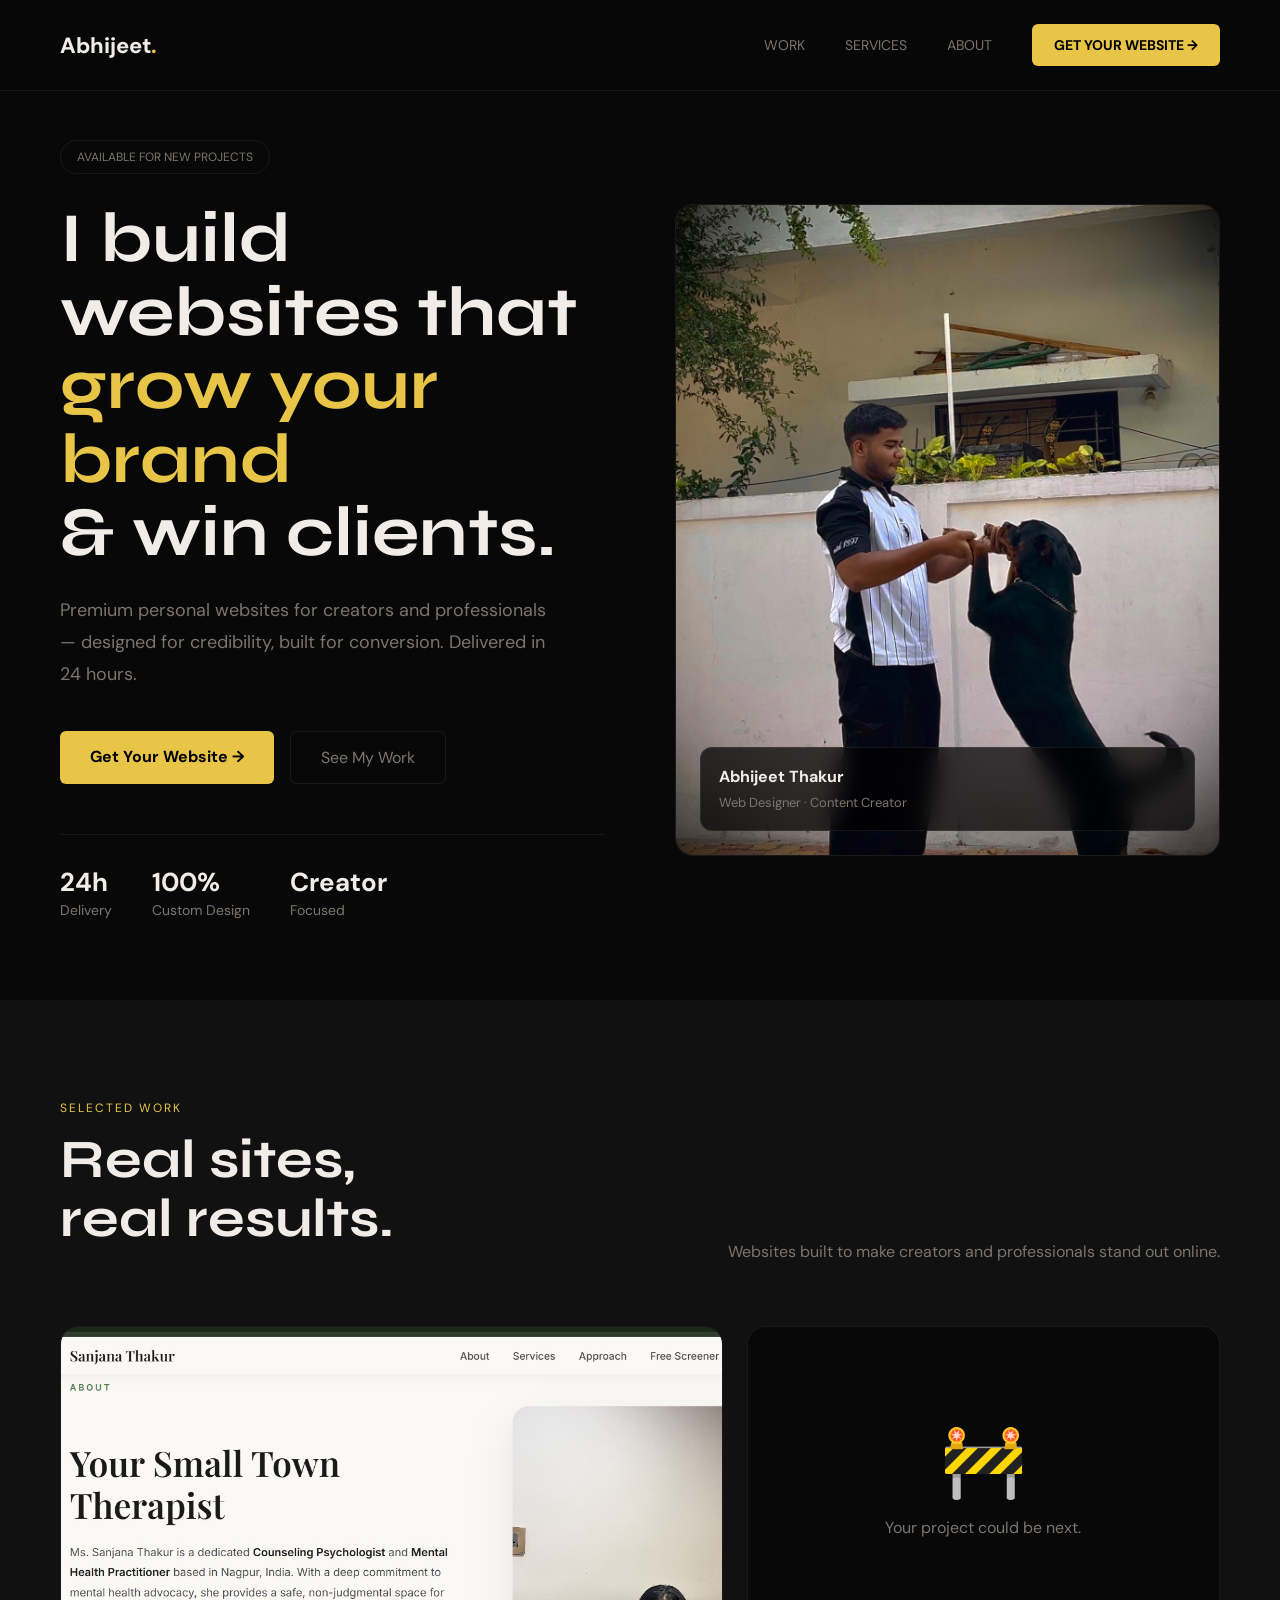
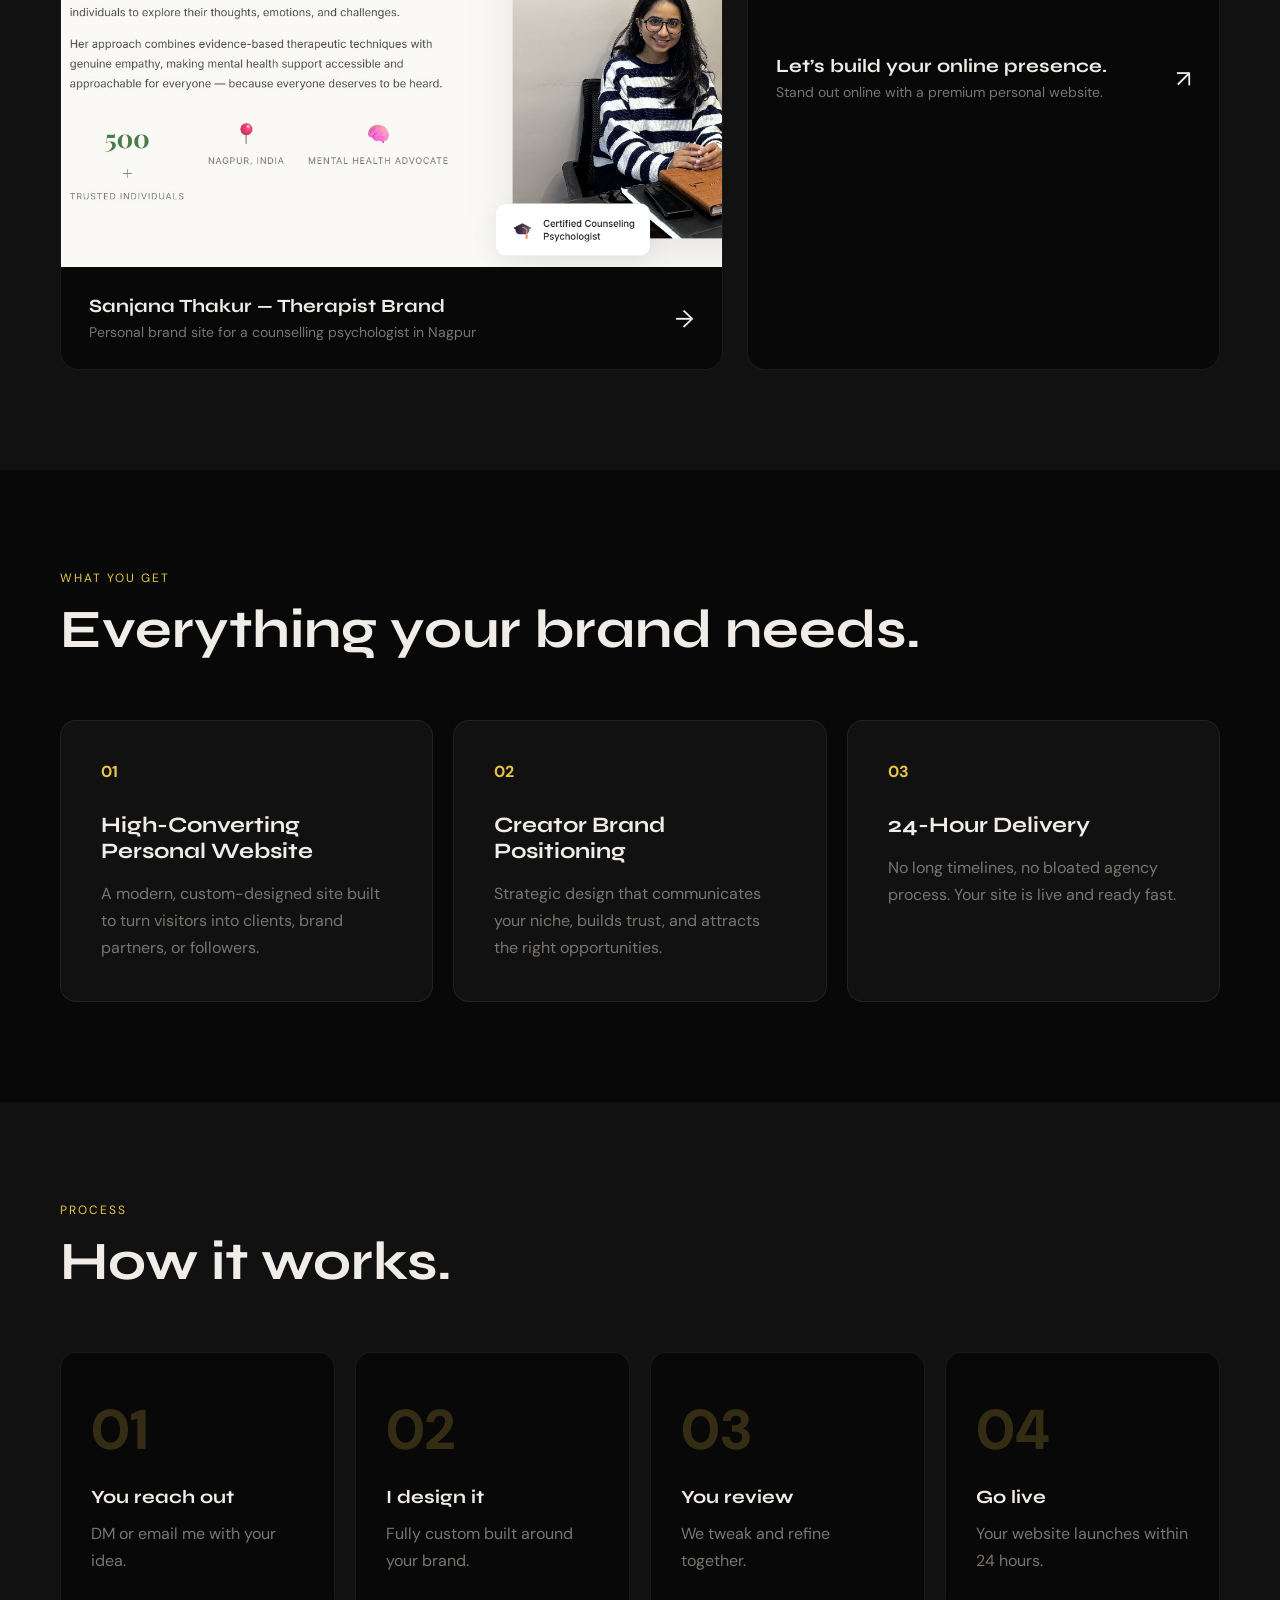
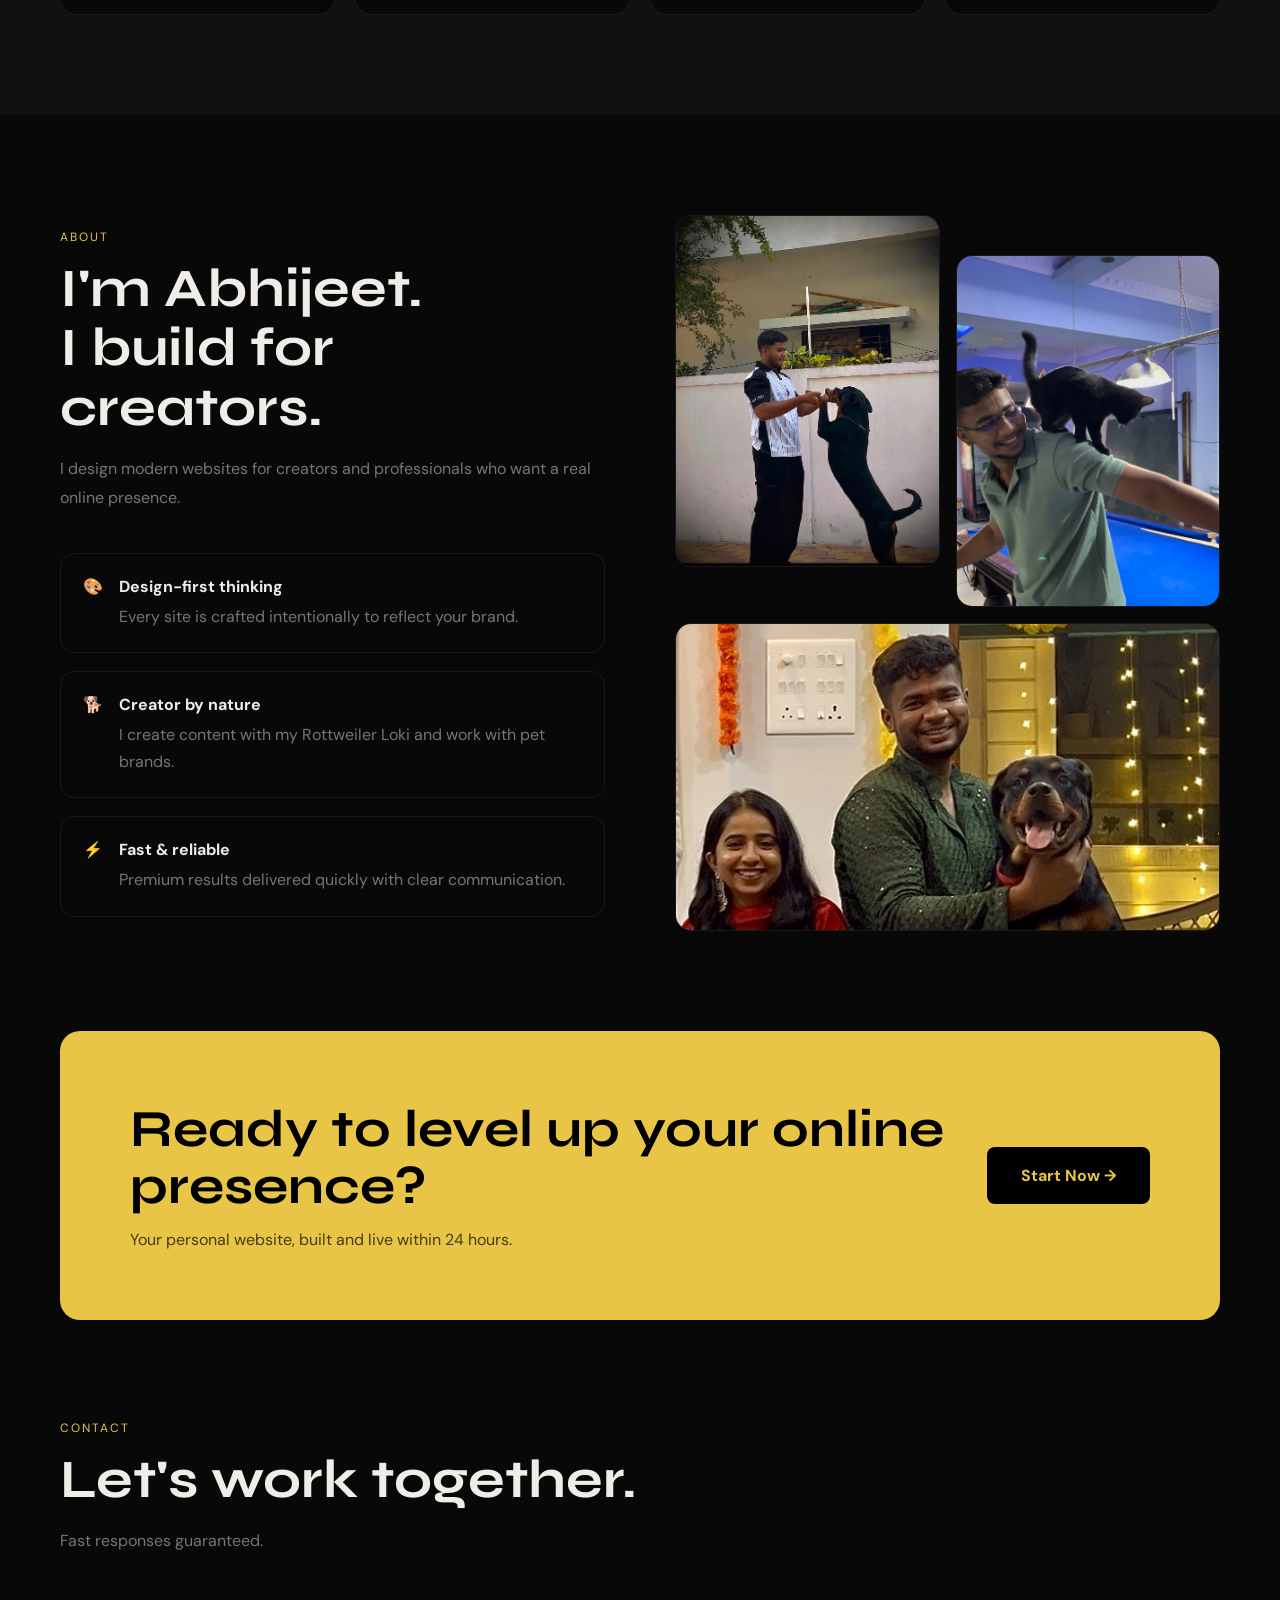
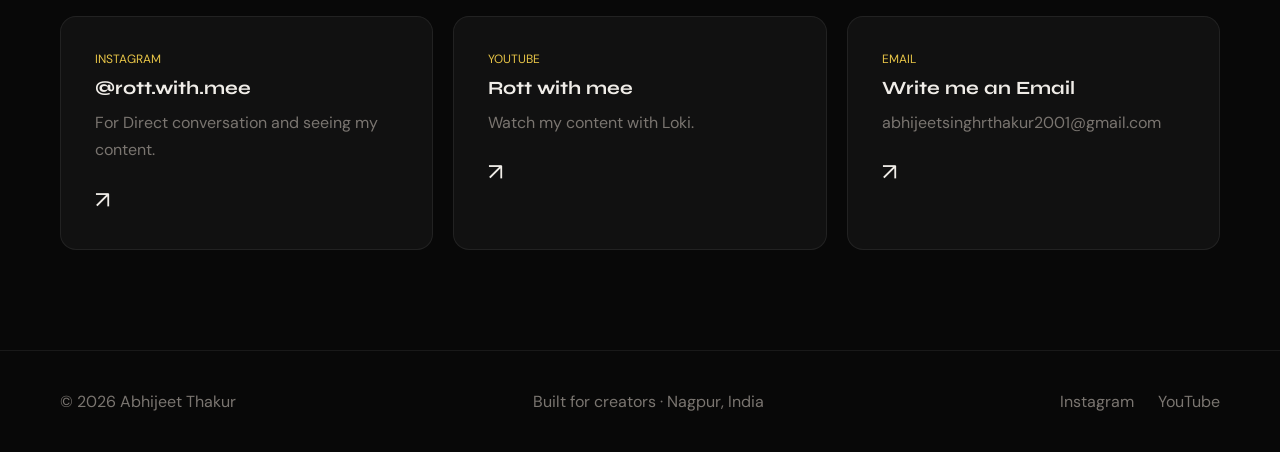
<file: index.html>
<!DOCTYPE html>
<html lang="en">
<head>

  <title>Abhijeet Thakur | Personal Brand</title>

  <meta name="description" content="Official personal portfolio website of Abhijeet Thakur.">

  <meta name="keywords" content="Abhijeet Thakur, portfolio, web developer, Nagpur">

  <meta name="author" content="Abhijeet Thakur">

  <meta charset="UTF-8" />
  <meta name="viewport" content="width=device-width, initial-scale=1.0"/>
  <title>Abhijeet Thakur | Personal Brand Websites</title>

  <link href="https://fonts.googleapis.com/css2?family=Syne:wght@400;600;700;800&family=DM+Sans:wght@300;400;500&display=swap" rel="stylesheet">

  <style>

    :root {
      --bg: #080808;
      --surface: #111111;
      --border: rgba(255,255,255,0.07);
      --text: #f0ede8;
      --muted: #7a7570;
      --accent: #e8c547;
    }

    *{
      margin:0;
      padding:0;
      box-sizing:border-box;
    }

    body{
      font-family:'DM Sans',sans-serif;
      background:var(--bg);
      color:var(--text);
      overflow-x:hidden;
    }

    img{
      width:100%;
      display:block;
      object-fit:cover;
    }

    a{
      text-decoration:none;
      color:inherit;
    }

    h1,h2,h3{
      font-family:'Syne',sans-serif;
    }

    html{
      scroll-behavior:smooth;
    }

    /* NAV */

    nav{
      position:fixed;
      top:0;
      left:0;
      right:0;
      z-index:1000;
      padding:24px 60px;
      display:flex;
      justify-content:space-between;
      align-items:center;
      background:rgba(8,8,8,0.7);
      backdrop-filter:blur(12px);
      border-bottom:1px solid var(--border);
    }

    .nav-logo{
      font-size:22px;
      font-weight:800;
    }

    .nav-logo span{
      color:var(--accent);
    }

    .nav-links{
      display:flex;
      gap:40px;
      align-items:center;
    }

    .nav-links a{
      font-size:14px;
      text-transform:uppercase;
      color:var(--muted);
      transition:0.3s;
    }

    .nav-links a:hover{
      color:white;
    }

    .nav-cta{
      background:var(--accent);
      color:black !important;
      padding:12px 22px;
      border-radius:6px;
      font-weight:700;
    }

    /* HERO */

    .hero{
      min-height:100vh;
      display:grid;
      grid-template-columns:1fr 1fr;
      align-items:center;
      gap:70px;
      padding:140px 60px 80px;
    }

    .hero-tag{
      display:inline-block;
      border:1px solid var(--border);
      padding:8px 16px;
      border-radius:50px;
      margin-bottom:28px;
      color:var(--muted);
      font-size:12px;
      text-transform:uppercase;
    }

    .hero h1{
      font-size:70px;
      line-height:1.05;
      margin-bottom:24px;
    }

    .hero h1 em{
      color:var(--accent);
      font-style:normal;
    }

    .hero-desc{
      color:var(--muted);
      font-size:18px;
      line-height:1.8;
      max-width:500px;
      margin-bottom:40px;
    }

    .hero-btns{
      display:flex;
      gap:16px;
      flex-wrap:wrap;
    }

    .btn-primary{
      background:var(--accent);
      color:black;
      padding:15px 30px;
      border-radius:6px;
      font-weight:700;
    }

    .btn-ghost{
      border:1px solid var(--border);
      padding:15px 30px;
      border-radius:6px;
      color:var(--muted);
    }

    .hero-trust{
      display:flex;
      gap:40px;
      margin-top:50px;
      padding-top:30px;
      border-top:1px solid var(--border);
    }

    .trust-item strong{
      display:block;
      font-size:26px;
    }

    .trust-item span{
      color:var(--muted);
      font-size:14px;
    }

    .hero-img-frame{
      position:relative;
      border-radius:18px;
      overflow:hidden;
      border:1px solid var(--border);
    }

    .hero-img-frame img{
      height:650px;
    }

    .hero-img-badge{
      position:absolute;
      bottom:24px;
      left:24px;
      right:24px;
      background:rgba(0,0,0,0.7);
      border:1px solid var(--border);
      border-radius:12px;
      padding:18px;
      backdrop-filter:blur(12px);
    }

    .badge-text strong{
      display:block;
      margin-bottom:4px;
    }

    .badge-text span{
      color:var(--muted);
      font-size:13px;
    }

    /* SECTION */

    section{
      padding:100px 60px;
    }

    .section-label{
      color:var(--accent);
      text-transform:uppercase;
      font-size:12px;
      margin-bottom:14px;
      letter-spacing:2px;
    }

    .section-title{
      font-size:54px;
      margin-bottom:18px;
      line-height:1.1;
    }

    .section-desc{
      color:var(--muted);
      line-height:1.8;
      max-width:550px;
    }

    /* WORK */

    .work{
      background:var(--surface);
    }

    .work-header{
      display:flex;
      justify-content:space-between;
      align-items:flex-end;
      margin-bottom:60px;
      gap:40px;
    }

    .work-grid{
      display:grid;
      grid-template-columns:1.4fr 1fr;
      gap:24px;
    }

    .work-card{
      background:var(--bg);
      border:1px solid var(--border);
      border-radius:18px;
      overflow:hidden;
      transition:0.3s;
    }

    .work-card:hover{
      transform:translateY(-5px);
    }

    .work-card-img img{
      height:100%;
    }

    .work-card-info{
      padding:28px;
      display:flex;
      justify-content:space-between;
      align-items:center;
    }

    .work-card-info h3{
      margin-bottom:6px;
    }

    .work-card-info p{
      color:var(--muted);
      font-size:14px;
    }

    .work-arrow{
      font-size:24px;
    }

    .soon-placeholder{
      height:300px;
      display:flex;
      flex-direction:column;
      justify-content:center;
      align-items:center;
      color:var(--muted);
    }

    .soon-placeholder .big{
      font-size:70px;
      margin-bottom:10px;
    }

    /* SERVICES */

    .services-grid{
      margin-top:60px;
      display:grid;
      grid-template-columns:repeat(3,1fr);
      gap:20px;
    }

    .service-card{
      background:var(--surface);
      border:1px solid var(--border);
      border-radius:16px;
      padding:40px;
    }

    .service-num{
      color:var(--accent);
      margin-bottom:30px;
      font-weight:700;
    }

    .service-card h3{
      margin-bottom:16px;
      font-size:22px;
    }

    .service-card p{
      color:var(--muted);
      line-height:1.7;
    }

    /* PROCESS */

    .process{
      background:var(--surface);
    }

    .process-steps{
      margin-top:60px;
      display:grid;
      grid-template-columns:repeat(4,1fr);
      gap:20px;
    }

    .step{
      border:1px solid var(--border);
      border-radius:16px;
      padding:40px 30px;
      background:var(--bg);
    }

    .step-num{
      font-size:56px;
      color:rgba(232,197,71,0.2);
      font-weight:800;
      margin-bottom:20px;
    }

    .step h3{
      margin-bottom:12px;
    }

    .step p{
      color:var(--muted);
      line-height:1.7;
    }

    /* ABOUT */

    .about-grid{
      display:grid;
      grid-template-columns:1fr 1fr;
      gap:70px;
      align-items:center;
    }

    .about-detail{
      margin-top:40px;
      display:flex;
      flex-direction:column;
      gap:18px;
    }

    .about-item{
      border:1px solid var(--border);
      border-radius:14px;
      padding:22px;
      display:flex;
      gap:16px;
    }

    .about-item p{
      color:var(--muted);
      line-height:1.7;
      margin-top:6px;
    }

    .about-images{
      display:grid;
      grid-template-columns:1fr 1fr;
      gap:16px;
      align-items:start;
    }

    .about-img{
      overflow:hidden;
      border-radius:16px;
      border:1px solid var(--border);
    }

    .about-img img{
      width:100%;
      height:100%;
      object-fit:cover;
      aspect-ratio:3/4;
    }

    .about-img:nth-child(2){
      margin-top:40px;
    }

    .about-img:nth-child(3){
      grid-column:span 2;
    }

    .about-img:nth-child(3) img{
      aspect-ratio:16/9;
    }

    /* CTA */

    .cta-banner{
      margin:0 60px;
      background:var(--accent);
      border-radius:20px;
      padding:70px;
      display:flex;
      justify-content:space-between;
      align-items:center;
      gap:40px;
    }

    .cta-banner h2{
      color:black;
      font-size:52px;
      line-height:1.1;
    }

    .cta-banner p{
      color:rgba(0,0,0,0.7);
      margin-top:14px;
    }

    .btn-dark{
      background:black;
      color:var(--accent);
      padding:18px 34px;
      border-radius:8px;
      font-weight:700;
      white-space:nowrap;
    }

    /* CONTACT */

    .contact-grid{
      margin-top:60px;
      display:grid;
      grid-template-columns:repeat(3,1fr);
      gap:20px;
    }

    .contact-card{
      background:var(--surface);
      border:1px solid var(--border);
      border-radius:16px;
      padding:34px;
      transition:0.3s;
    }

    .contact-card:hover{
      transform:translateY(-5px);
    }

    .contact-platform{
      color:var(--accent);
      text-transform:uppercase;
      font-size:12px;
      margin-bottom:10px;
    }

    .contact-card h3{
      margin-bottom:10px;
    }

    .contact-card p{
      color:var(--muted);
      line-height:1.7;
    }

    .contact-arrow{
      margin-top:20px;
      font-size:24px;
    }

    /* FOOTER */

    footer{
      padding:40px 60px;
      border-top:1px solid var(--border);
      display:flex;
      justify-content:space-between;
      align-items:center;
      flex-wrap:wrap;
      gap:20px;
      color:var(--muted);
    }

    footer div{
      display:flex;
      gap:24px;
    }

    /* RESPONSIVE */

    @media(max-width:1000px){

      .hero,
      .about-grid,
      .work-grid,
      .services-grid,
      .process-steps,
      .contact-grid{
        grid-template-columns:1fr;
      }

      .hero{
        padding:120px 24px 60px;
      }

      section{
        padding:70px 24px;
      }

      nav{
        padding:20px 24px;
      }

      .nav-links{
        display:none;
      }

      .hero h1{
        font-size:48px;
      }

      .cta-banner{
        margin:0 24px;
        flex-direction:column;
        padding:50px 30px;
      }

      .cta-banner h2{
        font-size:40px;
      }

      footer{
        padding:30px 24px;
        flex-direction:column;
      }

    }

  </style>
</head>


<body>

<!-- NAV -->

<nav>

  <div class="nav-logo">
    Abhijeet<span>.</span>
  </div>

  <div class="nav-links">
    <a href="#work">Work</a>
    <a href="#services">Services</a>
    <a href="#about">About</a>
    <a href="#contact" class="nav-cta">Get Your Website →</a>
  </div>

</nav>

<!-- HERO -->

<section class="hero">

  <div>

    <div class="hero-tag">
      Available for new projects
    </div>

    <h1>
      I build websites that
      <br>
      <em>grow your brand</em>
      <br>
      & win clients.
    </h1>

    <p class="hero-desc">
      Premium personal websites for creators and professionals — designed for credibility, built for conversion. Delivered in 24 hours.
    </p>

    <div class="hero-btns">

      <a href="#contact" class="btn-primary">
        Get Your Website →
      </a>

      <a href="#work" class="btn-ghost">
        See My Work
      </a>

    </div>

    <div class="hero-trust">

      <div class="trust-item">
        <strong>24h</strong>
        <span>Delivery</span>
      </div>

      <div class="trust-item">
        <strong>100%</strong>
        <span>Custom Design</span>
      </div>

      <div class="trust-item">
        <strong>Creator</strong>
        <span>Focused</span>
      </div>

    </div>

  </div>

  <div class="hero-img-frame">

    <img src="images/1.jpg" alt="Abhijeet with Loki">

    <div class="hero-img-badge">
      <div class="badge-text">
        <strong>Abhijeet Thakur</strong>
        <span>Web Designer · Content Creator</span>
      </div>
    </div>

  </div>

</section>

<!-- WORK -->

<section id="work" class="work">

  <div class="work-header">

    <div>
      <div class="section-label">Selected Work</div>
      <h2 class="section-title">
        Real sites,
        <br>
        real results.
      </h2>
    </div>

    <p class="section-desc">
      Websites built to make creators and professionals stand out online.
    </p>

  </div>

  <div class="work-grid">

    <div class="work-card">

      <a href="https://sanjanathakur6.netlify.app" target="_blank">

        <div class="work-card-img">
          <img src="images/2.jpg" alt="">
        </div>

        <div class="work-card-info">

          <div>
            <h3>Sanjana Thakur — Therapist Brand</h3>
            <p>Personal brand site for a counselling psychologist in Nagpur</p>
          </div>

          <div class="work-arrow">
            →
          </div>

        </div>

      </a>

    </div>

    <div class="work-card">

      <div class="soon-placeholder">
        <div class="big">🚧</div>
        <p>Your project could be next.</p>
      </div>

      <div class="work-card-info">

        <div>
          <h3>Let’s build your online presence.</h3>
          <p>Stand out online with a premium personal website.</p>
        </div>

        <a href="#contact" class="work-arrow">
          ↗
        </a>

      </div>

    </div>

  </div>

</section>

<!-- SERVICES -->

<section id="services">

  <div class="section-label">What You Get</div>

  <h2 class="section-title">
    Everything your brand needs.
  </h2>

  <div class="services-grid">

    <div class="service-card">

      <div class="service-num">01</div>

      <h3>High-Converting Personal Website</h3>

      <p>
        A modern, custom-designed site built to turn visitors into clients, brand partners, or followers.
      </p>

    </div>

    <div class="service-card">

      <div class="service-num">02</div>

      <h3>Creator Brand Positioning</h3>

      <p>
        Strategic design that communicates your niche, builds trust, and attracts the right opportunities.
      </p>

    </div>

    <div class="service-card">

      <div class="service-num">03</div>

      <h3>24-Hour Delivery</h3>

      <p>
        No long timelines, no bloated agency process. Your site is live and ready fast.
      </p>

    </div>

  </div>

</section>

<!-- PROCESS -->

<section class="process">

  <div class="section-label">Process</div>

  <h2 class="section-title">
    How it works.
  </h2>

  <div class="process-steps">

    <div class="step">
      <div class="step-num">01</div>
      <h3>You reach out</h3>
      <p>DM or email me with your idea.</p>
    </div>

    <div class="step">
      <div class="step-num">02</div>
      <h3>I design it</h3>
      <p>Fully custom built around your brand.</p>
    </div>

    <div class="step">
      <div class="step-num">03</div>
      <h3>You review</h3>
      <p>We tweak and refine together.</p>
    </div>

    <div class="step">
      <div class="step-num">04</div>
      <h3>Go live</h3>
      <p>Your website launches within 24 hours.</p>
    </div>

  </div>

</section>

<!-- ABOUT -->

<section id="about">

  <div class="about-grid">

    <div>

      <div class="section-label">About</div>

      <h2 class="section-title">
        I'm Abhijeet.
        <br>
        I build for creators.
      </h2>

      <p class="section-desc">
        I design modern websites for creators and professionals who want a real online presence.
      </p>

      <div class="about-detail">

        <div class="about-item">
          <div>🎨</div>

          <div>
            <h4>Design-first thinking</h4>

            <p>
              Every site is crafted intentionally to reflect your brand.
            </p>
          </div>

        </div>

        <div class="about-item">

          <div>🐕</div>

          <div>
            <h4>Creator by nature</h4>

            <p>
              I create content with my Rottweiler Loki and work with pet brands.
            </p>
          </div>

        </div>

        <div class="about-item">

          <div>⚡</div>

          <div>
            <h4>Fast & reliable</h4>

            <p>
              Premium results delivered quickly with clear communication.
            </p>
          </div>

        </div>

      </div>

    </div>

    <div class="about-images">

      <div class="about-img">
        <img src="images/1.jpg">
      </div>

      <div class="about-img">
        <img src="images/3.JPG">
      </div>

      <div class="about-img">
        <img src="images/5.jpg">
      </div>

    </div>

  </div>

</section>

<!-- CTA -->

<div class="cta-banner">

  <div>

    <h2>
      Ready to level up your online presence?
    </h2>

    <p>
      Your personal website, built and live within 24 hours.
    </p>

  </div>

  <a href="#contact" class="btn-dark">
    Start Now →
  </a>

</div>

<!-- CONTACT -->

<section id="contact">

  <div class="section-label">Contact</div>

  <h2 class="section-title">
    Let's work together.
  </h2>

  <p class="section-desc">
    Fast responses guaranteed.
  </p>

  <div class="contact-grid">

    <a href="https://instagram.com/rott.with.mee" target="_blank" class="contact-card">

      <div class="contact-platform">Instagram</div>

      <h3>@rott.with.mee</h3>

      <p>
        For Direct conversation and seeing my content.
      </p>

      <div class="contact-arrow">↗</div>

    </a>

    <a href="https://youtube.com/@rott_with_mee" target="_blank" class="contact-card">

      <div class="contact-platform">YouTube</div>

      <h3>Rott with mee</h3>

      <p>
        Watch my content with Loki.
      </p>

      <div class="contact-arrow">↗</div>

    </a>

    <a href="mailto:abhijeetsinghrthakur2001@gmail.com" class="contact-card">

      <div class="contact-platform">Email</div>

      <h3>Write me an Email</h3>

      <p>
        abhijeetsinghrthakur2001@gmail.com
      </p>

      <div class="contact-arrow">↗</div>

    </a>

  </div>

</section>

<!-- FOOTER -->

<!-- FOOTER -->

<footer>

  <span>
    © 2026 Abhijeet Thakur
  </span>

  <span>
    Built for creators · Nagpur, India
  </span>

  <div>
    <a href="https://instagram.com/rott.with.mee">
      Instagram
    </a>

    <a href="https://youtube.com/@rott_with_mee">
      YouTube
    </a>
  </div>

</footer>


<!-- JAVASCRIPT -->

<script>

(() => {

  'use strict';

  /* =========================================
     NAVBAR SCROLL EFFECT
  ========================================= */

  const nav = document.querySelector('nav');

  window.addEventListener('scroll', () => {

    if(window.scrollY > 40){

      nav.style.background = 'rgba(8,8,8,0.92)';
      nav.style.backdropFilter = 'blur(18px)';

    }

    else{

      nav.style.background = 'rgba(8,8,8,0.7)';
      nav.style.backdropFilter = 'blur(12px)';

    }

  });


  /* =========================================
     COUNTER ANIMATION
  ========================================= */

  const counters =
    document.querySelectorAll(
      '.trust-item strong'
    );

  const counterObserver =
    new IntersectionObserver((entries, observer) => {

      entries.forEach(entry => {

        if(entry.isIntersecting){

          const counter = entry.target;

          const targetText =
            counter.innerText;

          if(
            !targetText.includes('h') &&
            !targetText.includes('%')
          ){
            return;
          }

          const target =
            parseInt(targetText);

          let current = 0;

          const increment =
            target / 60;

          const updateCounter = () => {

            current += increment;

            if(current < target){

              if(targetText.includes('%')){

                counter.innerText =
                  Math.floor(current) + '%';

              }

              else if(targetText.includes('h')){

                counter.innerText =
                  Math.floor(current) + 'h';

              }

              requestAnimationFrame(
                updateCounter
              );

            }

            else{

              counter.innerText =
                targetText;

            }

          };

          updateCounter();

          observer.unobserve(counter);

        }

      });

    }, {
      threshold:0.5
    });

  counters.forEach(counter => {
    counterObserver.observe(counter);
  });


  /* =========================================
     BUTTON FLOAT EFFECT
  ========================================= */

  const buttons =
    document.querySelectorAll(`
      .btn-primary,
      .btn-ghost,
      .btn-dark,
      .nav-cta
    `);

  buttons.forEach(button => {

    button.style.transition =
      'transform 0.3s ease';

    button.addEventListener(
      'mouseenter',
      () => {

        button.style.transform =
          'translateY(-8px)';

      }
    );

    button.addEventListener(
      'mouseleave',
      () => {

        button.style.transform =
          'translateY(0px)';

      }
    );

  });


  /* =========================================
     CONTACT CARD FLOAT
  ========================================= */

  const contactCards =
    document.querySelectorAll(
      '.contact-card'
    );

  contactCards.forEach(card => {

    card.addEventListener(
      'mouseenter',
      () => {

        card.style.transform =
          'translateY(-8px)';

      }
    );

    card.addEventListener(
      'mouseleave',
      () => {

        card.style.transform =
          'translateY(0px)';

      }
    );

  });

})();

</script>

</body>
</html>
</file>
